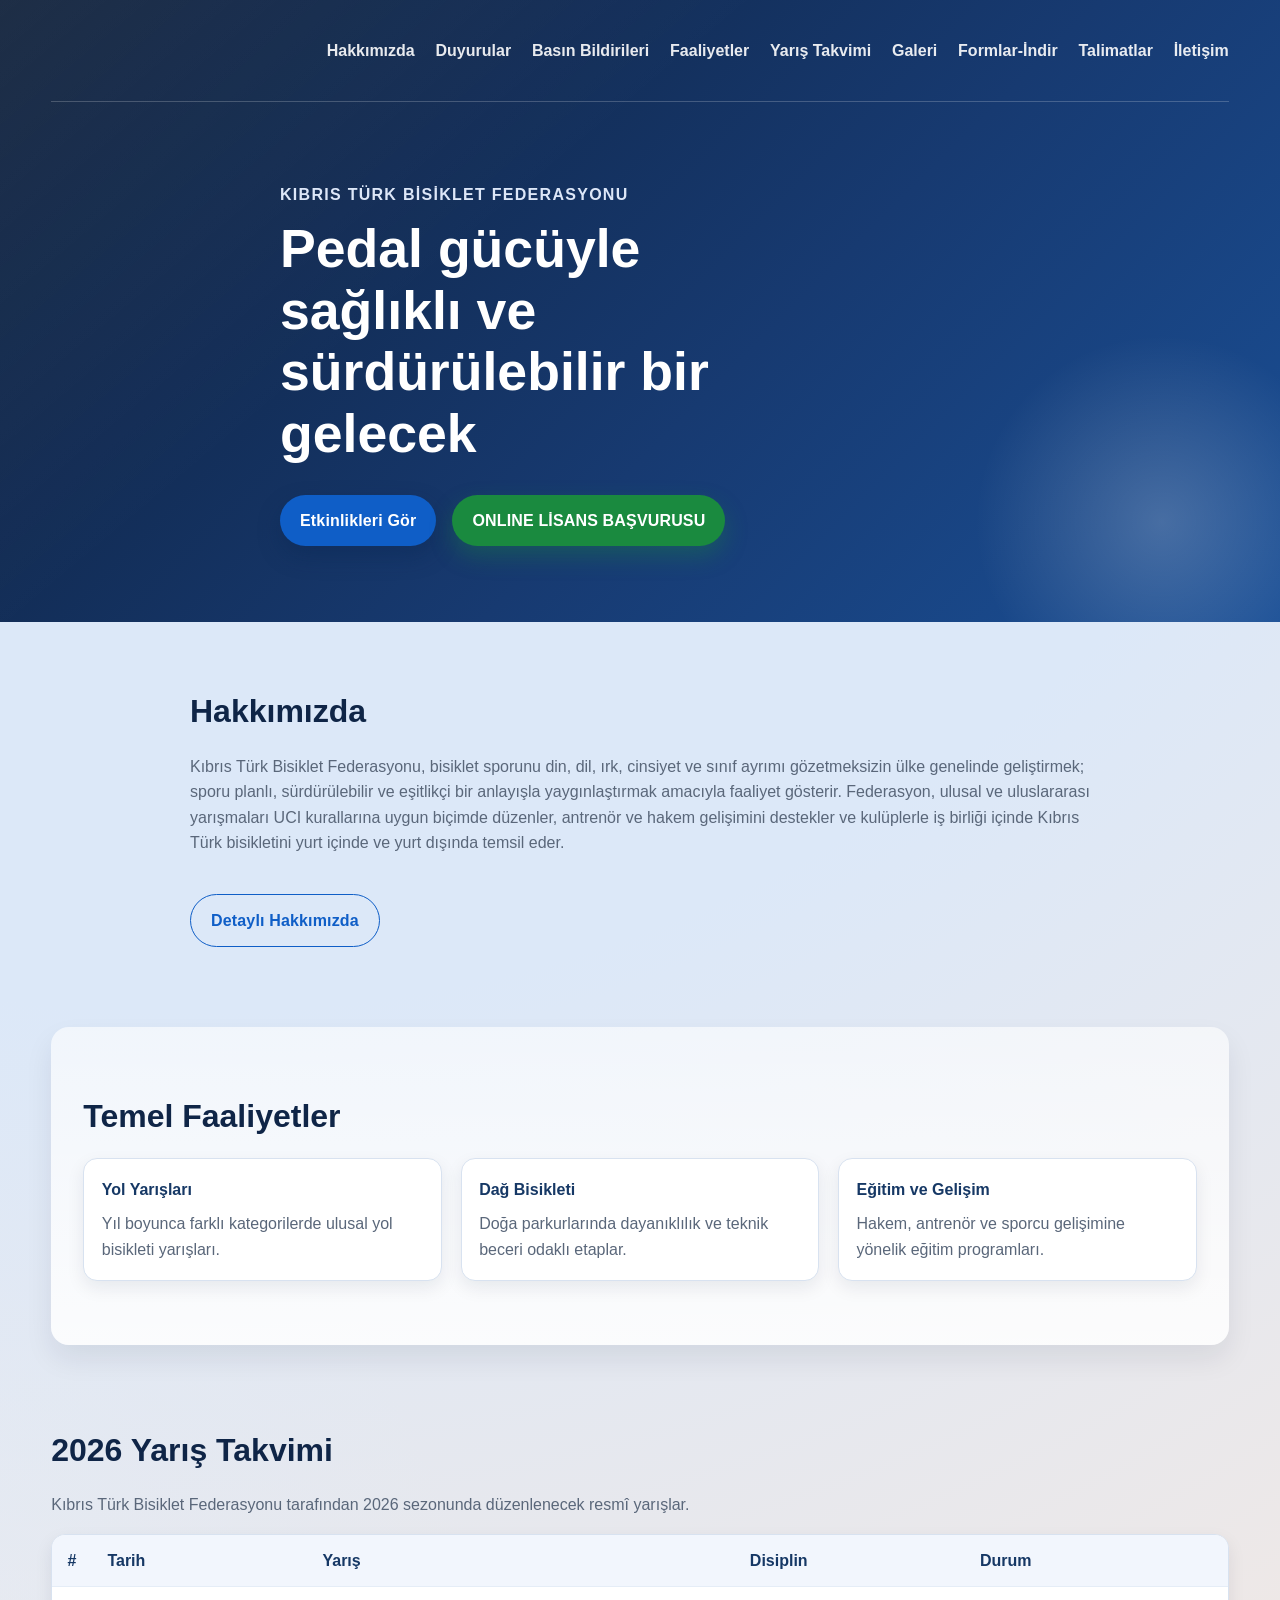
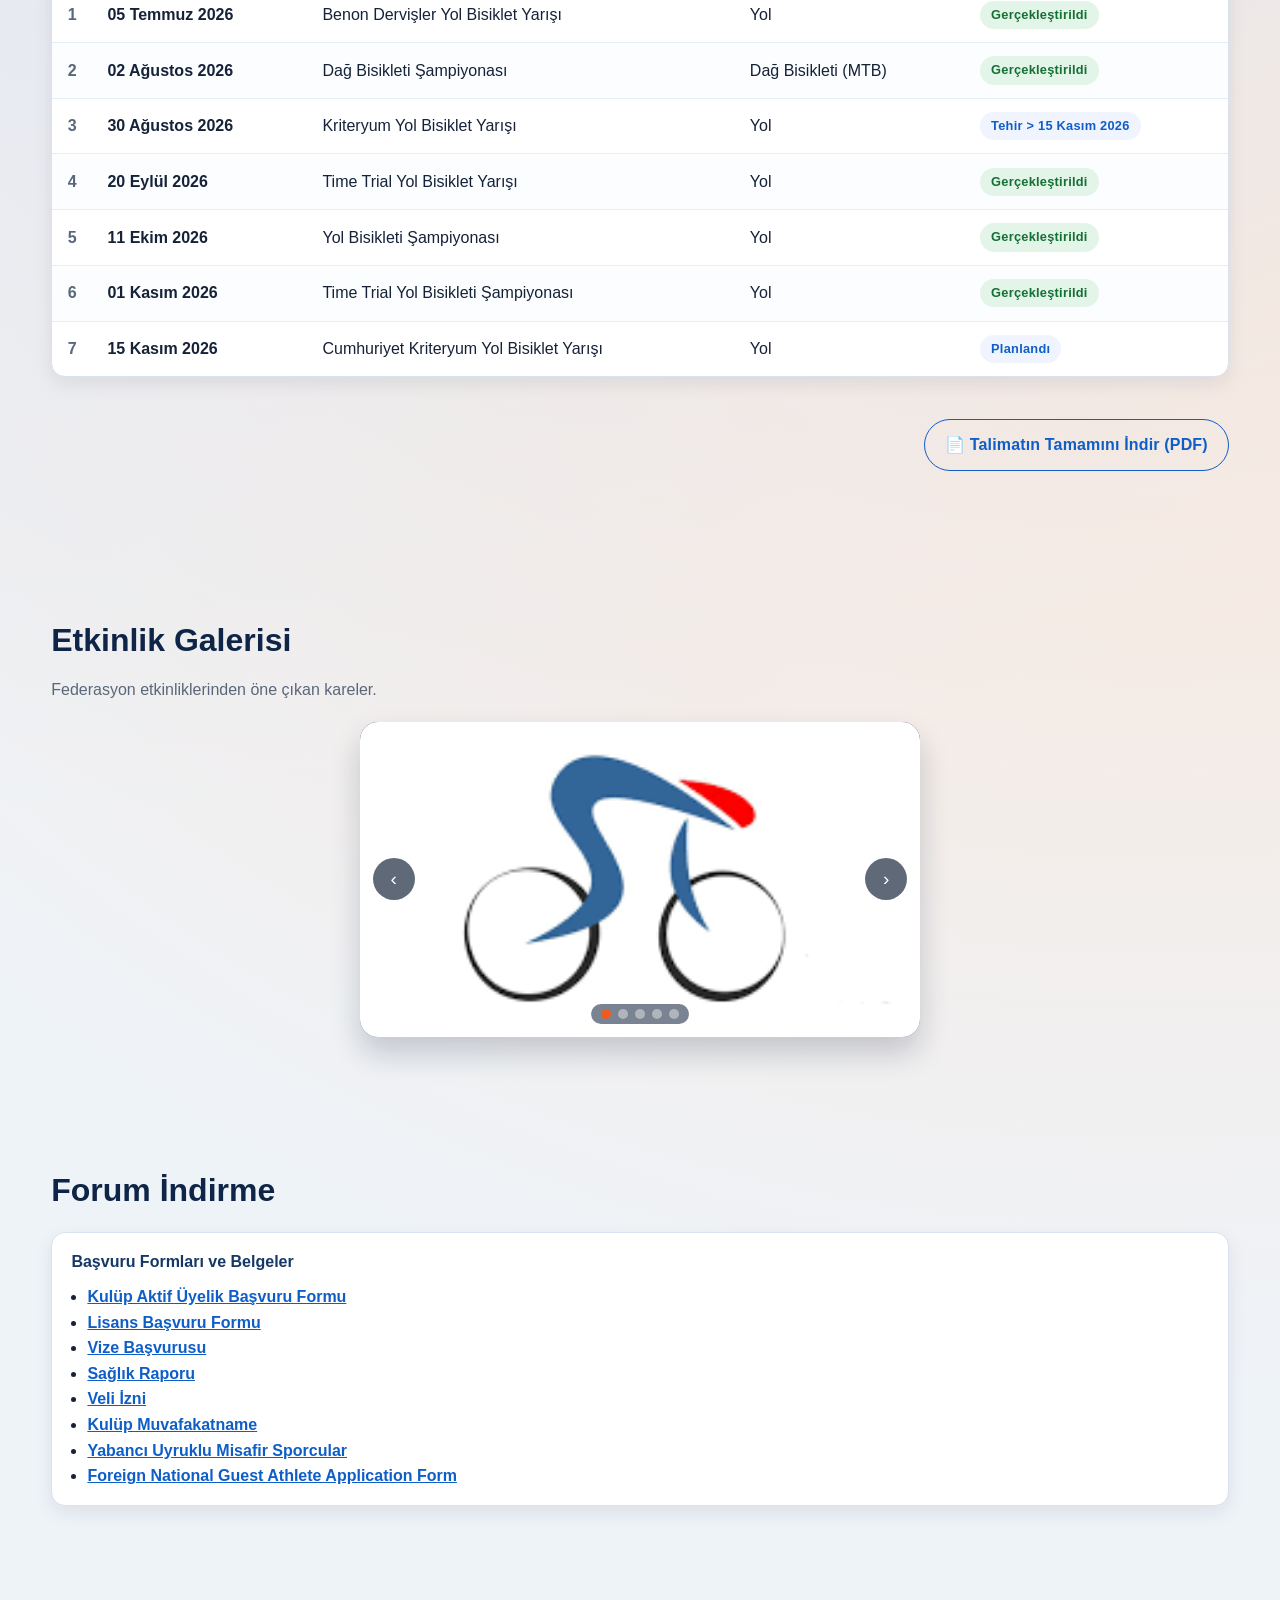
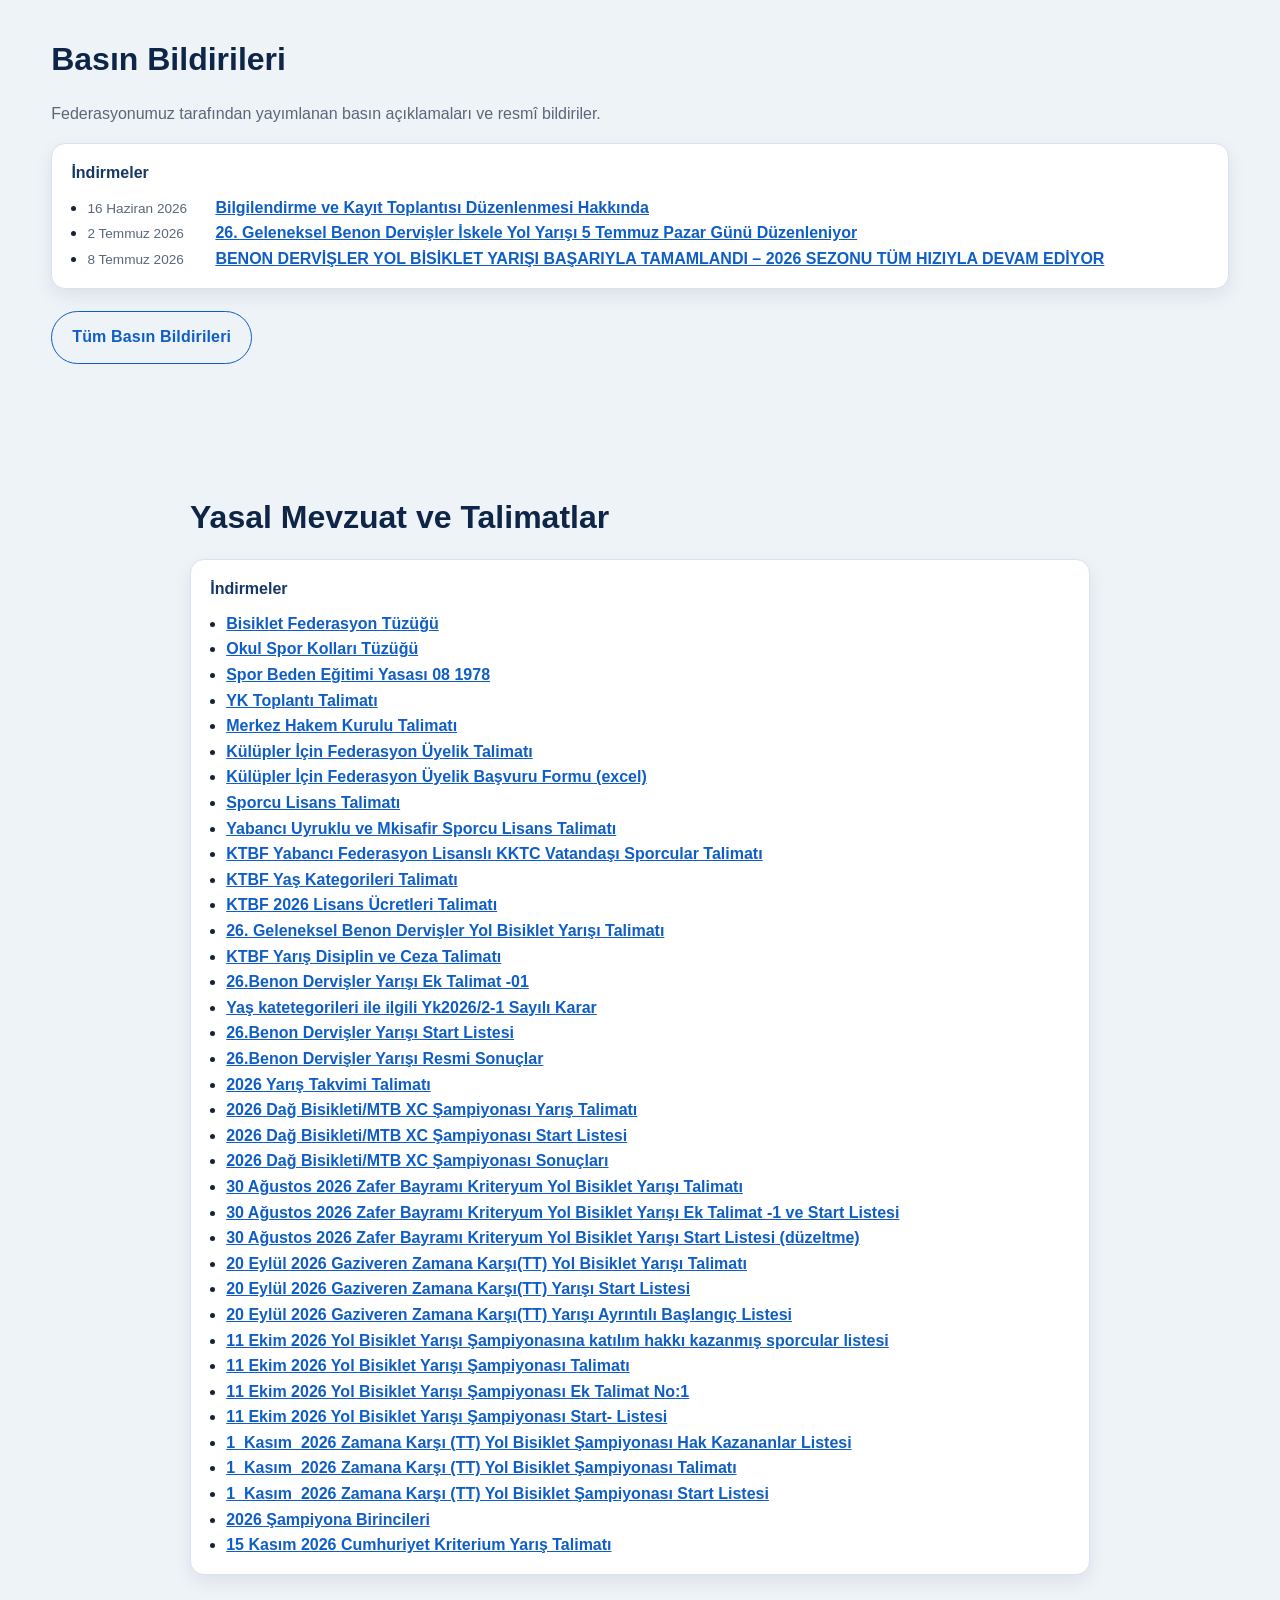
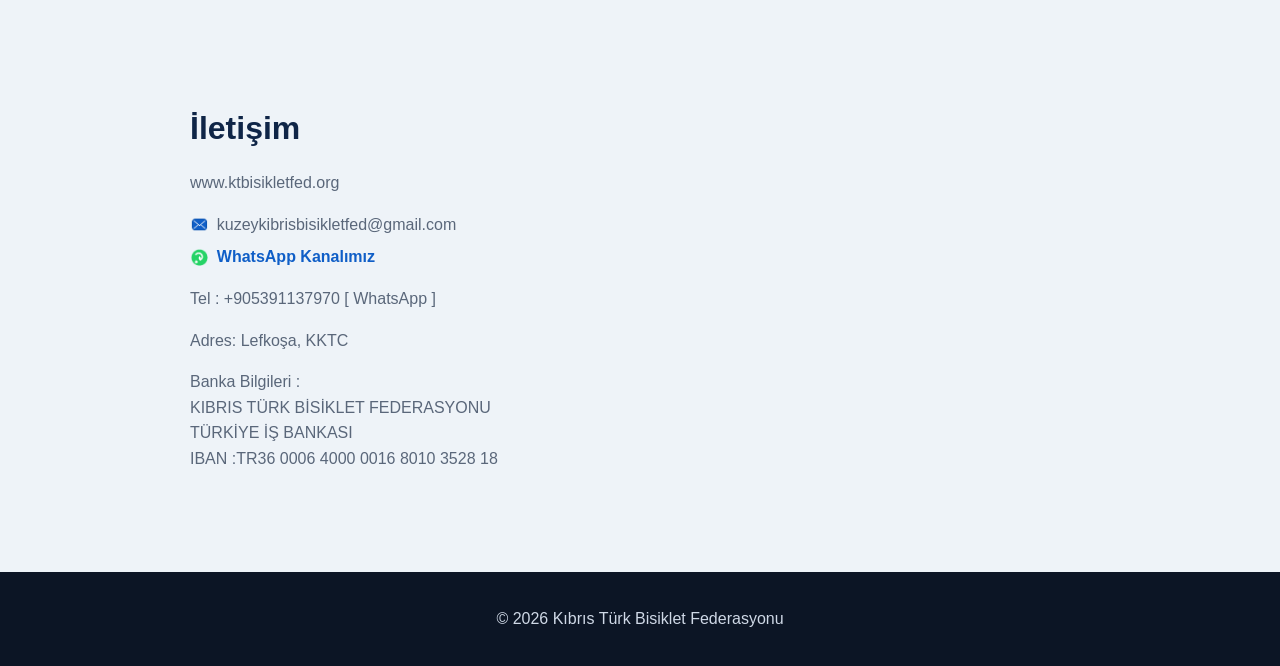
<file: index.html>
<!DOCTYPE html>
<html lang="tr">
  <head>
    <meta charset="UTF-8" />
    <meta name="viewport" content="width=device-width, initial-scale=1.0" />
    <title>Kıbrıs Türk Bisiklet Federasyonu</title>
    <link rel="stylesheet" href="styles.css" />
  </head>
  <body>
    <header class="hero">
      <nav class="container nav">
        <a class="brand" href="#" aria-label="KTBF Ana Sayfa">
          <img src="logo.svg" alt="KTBF logosu" />
        </a>
        <ul>
          <li><a href="./hakkimizda.html">Hakkımızda</a></li>
          <li><a href="./duyurular.html">Duyurular</a></li>
          <li><a href="./basinbildirileri.html">Basın Bildirileri</a></li>
          <li><a href="#faaliyetler">Faaliyetler</a></li>
          <li><a href="#yaristakvimi">Yarış Takvimi</a></li>
          <li><a href="#galeri">Galeri</a></li>
          <li><a href="#formlar">Formlar-İndir</a></li>
          <li><a href="#talimatlar">Talimatlar</a></li>
          <li><a href="#iletisim">İletişim</a></li>
        </ul>
      </nav>
      <section class="container hero-content">
        <p class="tag">Kıbrıs Türk Bisiklet Federasyonu</p>
        <h2>Pedal gücüyle sağlıklı ve sürdürülebilir bir gelecek</h2>
        
        <div class="hero-buttons">
          <a class="btn" href="#faaliyetler">Etkinlikleri Gör</a>
          <a class="btn register-btn" href="https://sporkktc.com/register" target="_blank" rel="noopener noreferrer">ONLINE LİSANS BAŞVURUSU</a>
        </div>
      </section>
    </header>

    <main>
      <section id="hakkimizda" class="container section">
        <h3>Hakkımızda</h3>
        <p>
          Kıbrıs Türk Bisiklet Federasyonu, bisiklet sporunu din, dil, ırk,
          cinsiyet ve sınıf ayrımı gözetmeksizin ülke genelinde geliştirmek;
          sporu planlı, sürdürülebilir ve eşitlikçi bir anlayışla yaygınlaştırmak
          amacıyla faaliyet gösterir. Federasyon, ulusal ve uluslararası
          yarışmaları UCI kurallarına uygun biçimde düzenler, antrenör ve hakem
          gelişimini destekler ve kulüplerle iş birliği içinde Kıbrıs Türk
          bisikletini yurt içinde ve yurt dışında temsil eder.
        </p>
        <a class="btn secondary-btn" href="./hakkimizda.html">Detaylı Hakkımızda</a>
      </section>

      <section id="faaliyetler" class="container section">
        <h3>Temel Faaliyetler</h3>
        <div class="cards">
          <article class="card">
            <h4>Yol Yarışları</h4>
            <p>Yıl boyunca farklı kategorilerde ulusal yol bisikleti yarışları.</p>
          </article>
          <article class="card">
            <h4>Dağ Bisikleti</h4>
            <p>Doğa parkurlarında dayanıklılık ve teknik beceri odaklı etaplar.</p>
          </article>
          <article class="card">
            <h4>Eğitim ve Gelişim</h4>
            <p>Hakem, antrenör ve sporcu gelişimine yönelik eğitim programları.</p>
          </article>
        </div>
      </section>

      <section id="yaristakvimi" class="container section">
        <h3>2026 Yarış Takvimi</h3>
        <p>Kıbrıs Türk Bisiklet Federasyonu tarafından 2026 sezonunda düzenlenecek resmî yarışlar.</p>

        <div class="table-wrap">
          <table class="board-table race-calendar">
            <thead>
              <tr>
                <th>#</th>
                <th>Tarih</th>
                <th>Yarış</th>
                <th>Disiplin</th>
                <th>Durum</th>
              </tr>
            </thead>
            <tbody>
              <tr>
                <td>1</td>
                <td>05 Temmuz 2026</td>
                <td>Benon Dervişler Yol Bisiklet Yarışı</td>
                <td>Yol</td>
                <td><span class="status-badge completed">Gerçekleştirildi</span></td>
              </tr>
              <tr>
                <td>2</td>
                <td>02 Ağustos 2026</td>
                <td>Dağ Bisikleti Şampiyonası</td>
                <td>Dağ Bisikleti (MTB)</td>
                <td><span class="status-badge completed">Gerçekleştirildi</span></td>
              </tr>
              <tr>
                <td>3</td>
                <td>30 Ağustos 2026</td>
                <td>Kriteryum Yol Bisiklet Yarışı</td>
                <td>Yol</td>
                <td><span class="status-badge planned">Tehir > 15 Kasım 2026</span></td>
              </tr>
              <tr>
                <td>4</td>
                <td>20 Eylül 2026</td>
                <td>Time Trial Yol Bisiklet Yarışı</td>
                <td>Yol</td>
                <td><span class="status-badge completed">Gerçekleştirildi</span></td>
              </tr>
              <tr>
                <td>5</td>
                <td>11 Ekim 2026</td>
                <td>Yol Bisikleti Şampiyonası</td>
                <td>Yol</td>
                <td><span class="status-badge completed">Gerçekleştirildi</span></td>
              </tr>
              <tr>
                <td>6</td>
                <td>01 Kasım 2026</td>
                <td>Time Trial Yol Bisikleti Şampiyonası</td>
                <td>Yol</td>
                <td><span class="status-badge completed">Gerçekleştirildi</span></td>
              </tr>
              <tr>
                <td>7</td>
                <td>15 Kasım 2026</td>
                <td>Cumhuriyet Kriteryum Yol Bisiklet Yarışı</td>
                <td>Yol</td>
                <td><span class="status-badge planned">Planlandı</span></td>
              </tr>      
            </tbody>
          </table>
        </div>

        <p class="race-calendar-footer">
          <a class="btn secondary-btn" href="LegalDocuments/2026_yarış_takvimi_talimatı.pdf" target="_blank" rel="noopener noreferrer">
            📄 Talimatın Tamamını İndir (PDF)
          </a>
        </p>
      </section>

      <section id="galeri" class="container section">
        <h3>Etkinlik Galerisi</h3>
        <p>Federasyon etkinliklerinden öne çıkan kareler.</p>

        <div class="slider" data-slider>
          <div class="slides" data-slides>
            <figure class="slide is-active" data-slide>
              <img src="EtkinlikGalerisi/ktbf_logo_2.png" alt="KTBF etkinlik görseli" />
            </figure>
          </div>
          <button class="slider-btn prev" type="button" data-prev aria-label="Önceki görsel">
            ‹
          </button>
          <button class="slider-btn next" type="button" data-next aria-label="Sonraki görsel">
            ›
          </button>
          <div class="slider-dots" data-dots aria-label="Galeri görsel seçim noktaları"></div>
        </div>
        <p id="gallery-status" class="gallery-status" aria-live="polite">Görseller yükleniyor...</p>
      </section>

      <section id="formlar" class="container section">
        <h3>Forum İndirme</h3>
        <div class="downloads">
          <h4>Başvuru Formları ve Belgeler</h4>
          <ul id="forms-list">
            <li class="loading">Yükleniyor…</li>
          </ul>
        </div>
      </section>

      <section id="basinbildirileri" class="container section">
        <h3>Basın Bildirileri</h3>
        <p>Federasyonumuz tarafından yayımlanan basın açıklamaları ve resmî bildiriler.</p>
        <div class="downloads">
          <h4>İndirmeler</h4>
          <ul id="press-list">
            <li class="loading">Yükleniyor…</li>
          </ul>
        </div>
        <a class="btn secondary-btn" href="./basinbildirileri.html">Tüm Basın Bildirileri</a>
      </section>

      <section id="talimatlar" class="container section">
        <h3>Yasal Mevzuat ve Talimatlar</h3>
        <div class="downloads">
          <h4>İndirmeler</h4>
          <ul id="legal-docs-list">
            <li class="loading">Yükleniyor…</li>
          </ul>
        </div>
      </section>

      <section id="iletisim" class="container section">
        <h3>İletişim</h3>
        <p>www.ktbisikletfed.org</p>

        <p class="contact-item">
          <img src="assets/email-icon.png" alt="" class="contact-icon" aria-hidden="true" />
          <span>kuzeykibrisbisikletfed@gmail.com</span>
        </p>

        <p class="contact-item">
          <a
            class="contact-link"
            href="https://whatsapp.com/channel/0029Vb810XY6rsQkoDgejP18"
            target="_blank"
            rel="noopener noreferrer"
            ><img src="assets/whatsapp-icon.png" alt="" class="contact-icon" aria-hidden="true" /><span>WhatsApp Kanalımız</span></a
          >
        </p>
          <p>Tel : +905391137970 [ WhatsApp ] </p>
        <p>Adres: Lefkoşa, KKTC</p>
        <p>Banka Bilgileri : <br>KIBRIS TÜRK BİSİKLET FEDERASYONU<br>TÜRKİYE İŞ BANKASI<br>IBAN :TR36 0006 4000 0016 8010 3528 18</p>        
      </section>
    </main>

    <footer>
      <div class="container">
        <p>© 2026 Kıbrıs Türk Bisiklet Federasyonu</p>
      </div>
    </footer>
    <script src="slider.js"></script>
    <script src="basinbildirileri.js"></script>
  </body>
</html>
</file>
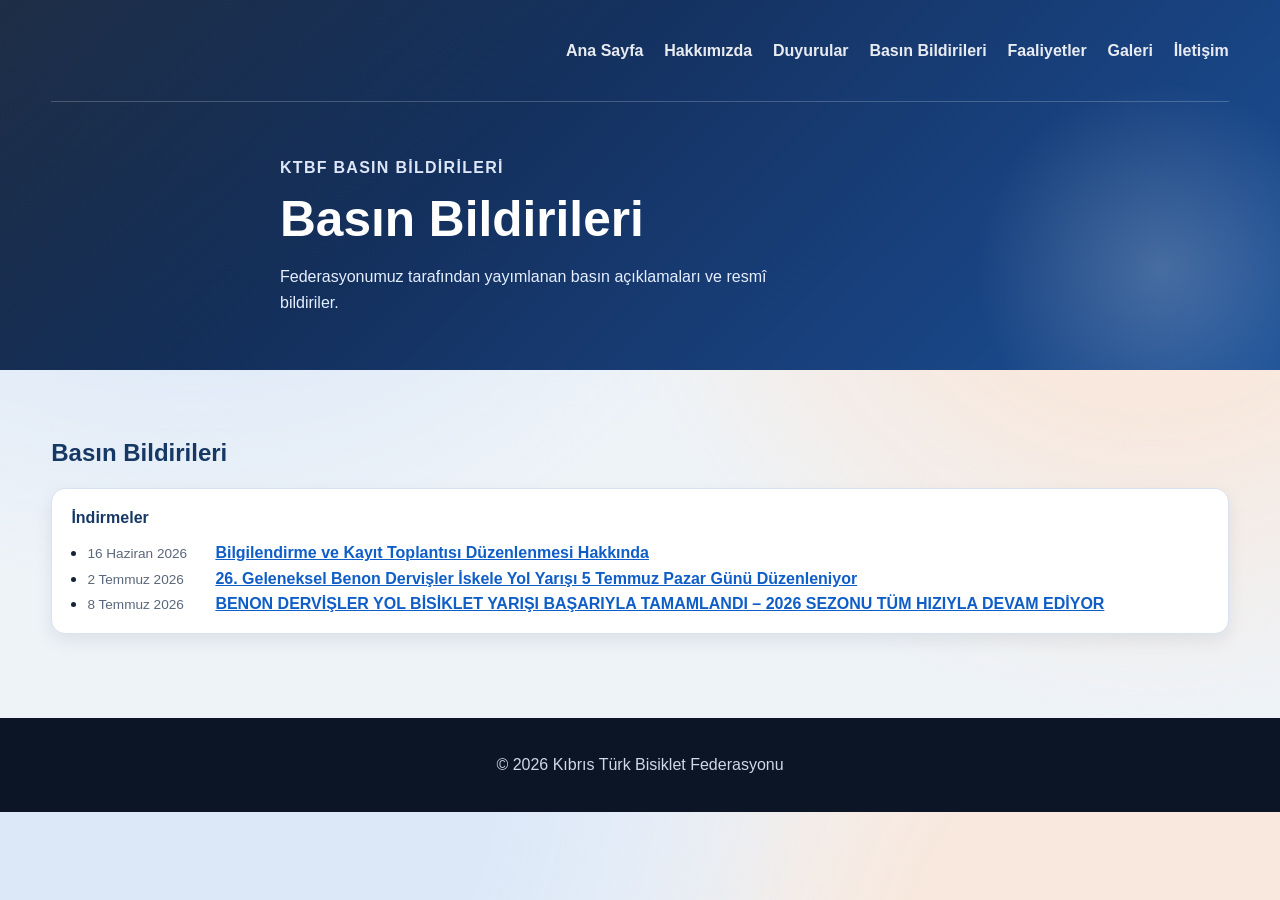
<file: basinbildirileri.html>
<!DOCTYPE html>
<html lang="tr">
  <head>
    <meta charset="UTF-8" />
    <meta name="viewport" content="width=device-width, initial-scale=1.0" />
    <title>Basın Bildirileri | Kıbrıs Türk Bisiklet Federasyonu</title>
    <link rel="stylesheet" href="styles.css" />
  </head>
  <body>
    <header class="hero page-hero">
      <nav class="container nav">
        <a class="brand" href="index.html" aria-label="KTBF Ana Sayfa">
          <img src="logo.svg" alt="KTBF logosu" />
        </a>
        <ul>
          <li><a href="index.html">Ana Sayfa</a></li>
          <li><a href="hakkimizda.html">Hakkımızda</a></li>
          <li><a href="duyurular.html">Duyurular</a></li>
          <li><a href="basinbildirileri.html" aria-current="page">Basın Bildirileri</a></li>
          <li><a href="index.html#faaliyetler">Faaliyetler</a></li>
          <li><a href="index.html#galeri">Galeri</a></li>
          <li><a href="index.html#iletisim">İletişim</a></li>
        </ul>
      </nav>
      <section class="container hero-content page-hero-content">
        <p class="tag">KTBF Basın Bildirileri</p>
        <h1>Basın Bildirileri</h1>
        <p>
          Federasyonumuz tarafından yayımlanan basın açıklamaları ve resmî bildiriler.
        </p>
      </section>
    </header>

    <main>
      <section class="container section">
        <div class="announcements-head">
          <h2>Basın Bildirileri</h2>
          <p id="press-status" class="gallery-status" aria-live="polite">Basın bildirileri yükleniyor...</p>
        </div>
        <div class="downloads">
          <h4>İndirmeler</h4>
          <ul id="press-list"></ul>
        </div>
      </section>
    </main>

    <footer>
      <div class="container">
        <p>© 2026 Kıbrıs Türk Bisiklet Federasyonu</p>
      </div>
    </footer>

    <script src="basinbildirileri.js"></script>
  </body>
</html>
</file>
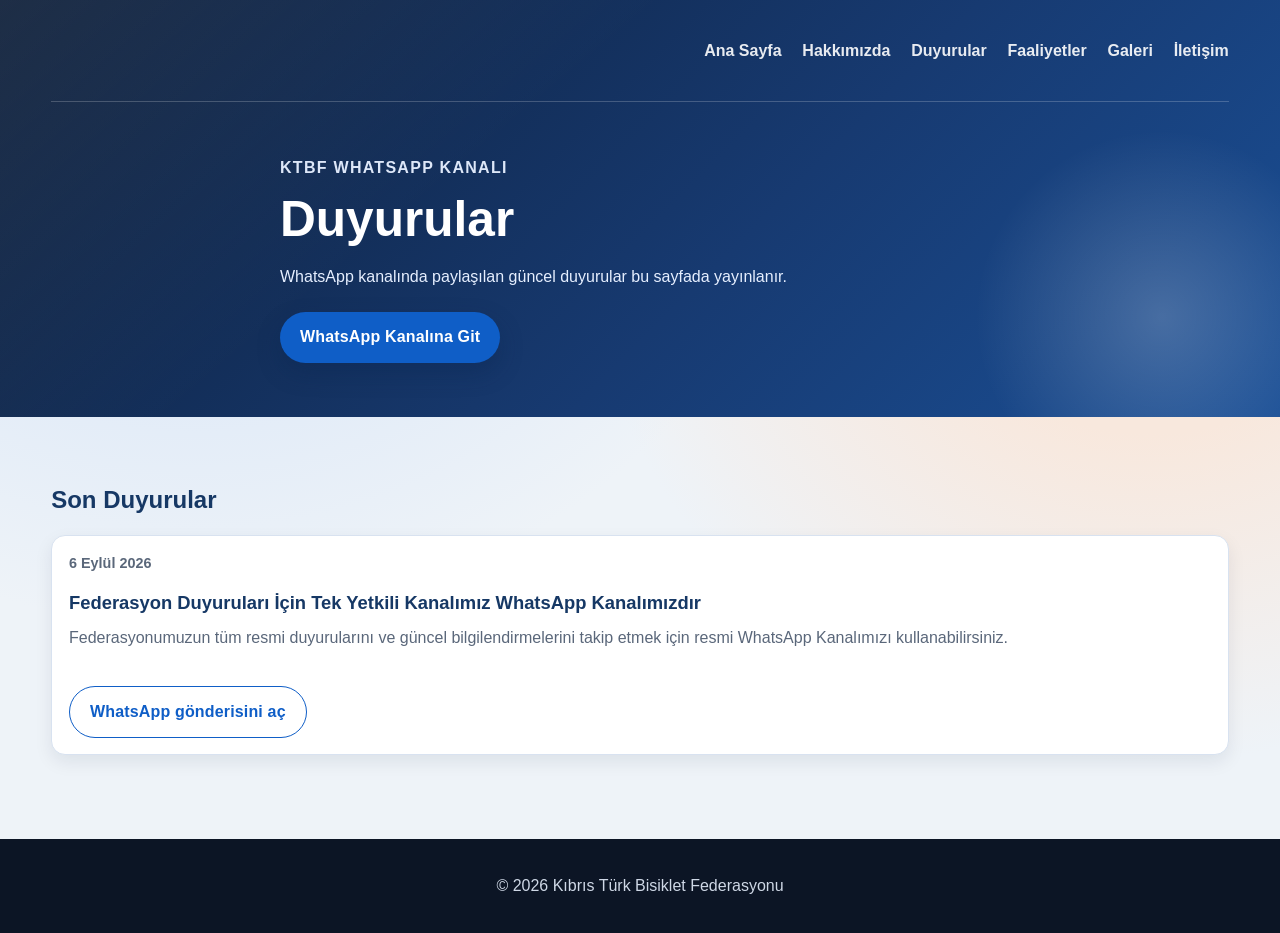
<file: duyurular.html>
<!DOCTYPE html>
<html lang="tr">
  <head>
    <meta charset="UTF-8" />
    <meta name="viewport" content="width=device-width, initial-scale=1.0" />
    <title>Duyurular | Kıbrıs Türk Bisiklet Federasyonu</title>
    <link rel="stylesheet" href="styles.css" />
  </head>
  <body>
    <header class="hero page-hero">
      <nav class="container nav">
        <a class="brand" href="index.html" aria-label="KTBF Ana Sayfa">
          <img src="logo.svg" alt="KTBF logosu" />
        </a>
        <ul>
          <li><a href="index.html">Ana Sayfa</a></li>
          <li><a href="hakkimizda.html">Hakkımızda</a></li>
          <li><a href="duyurular.html" aria-current="page">Duyurular</a></li>
          <li><a href="index.html#faaliyetler">Faaliyetler</a></li>
          <li><a href="index.html#galeri">Galeri</a></li>
          <li><a href="index.html#iletisim">İletişim</a></li>
        </ul>
      </nav>
      <section class="container hero-content page-hero-content">
        <p class="tag">KTBF WhatsApp Kanalı</p>
        <h1>Duyurular</h1>
        <p>
          WhatsApp kanalında paylaşılan güncel duyurular bu sayfada yayınlanır.
        </p>
        <a
          class="btn"
          href="https://whatsapp.com/channel/0029Vb810XY6rsQkoDgejP18"
          target="_blank"
          rel="noopener noreferrer"
          >WhatsApp Kanalına Git</a
        >
      </section>
    </header>

    <main>
      <section class="container section">
        <div class="announcements-head">
          <h2>Son Duyurular</h2>
          <p id="announcements-status" class="gallery-status" aria-live="polite">Duyurular yükleniyor...</p>
        </div>
        <div id="announcements-list" class="announcements-grid"></div>
      </section>
    </main>

    <footer>
      <div class="container">
        <p>© 2026 Kıbrıs Türk Bisiklet Federasyonu</p>
      </div>
    </footer>

    <script src="duyurular.js"></script>
  </body>
</html>
</file>
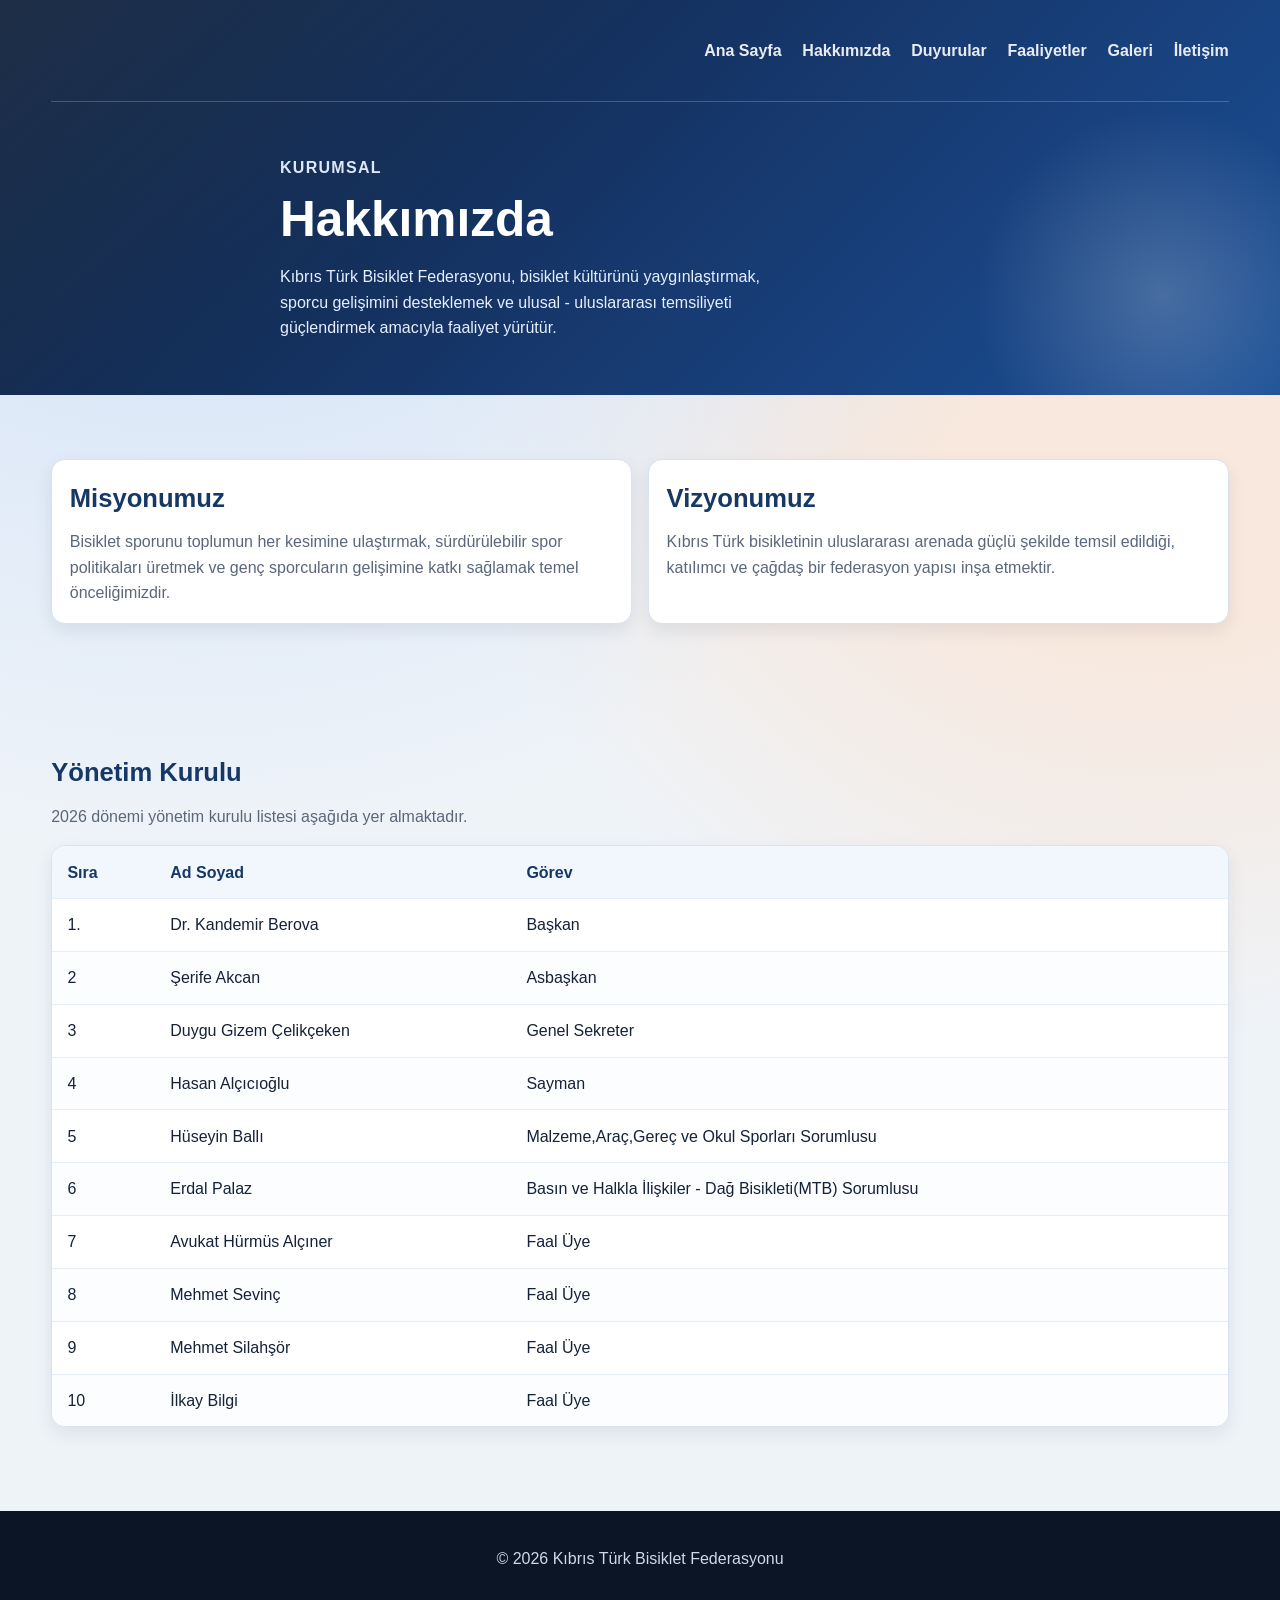
<file: hakkimizda.html>
<!DOCTYPE html>
<html lang="tr">
  <head>
    <meta charset="UTF-8" />
    <meta name="viewport" content="width=device-width, initial-scale=1.0" />
    <title>Hakkımızda | Kıbrıs Türk Bisiklet Federasyonu</title>
    <link rel="stylesheet" href="styles.css" />
  </head>
  <body>
    <header class="hero page-hero">
      <nav class="container nav">
        <a class="brand" href="index.html" aria-label="KTBF Ana Sayfa">
          <img src="logo.svg" alt="KTBF logosu" />
        </a>
        <ul>
          <li><a href="index.html">Ana Sayfa</a></li>
          <li><a href="hakkimizda.html" aria-current="page">Hakkımızda</a></li>
          <li><a href="duyurular.html">Duyurular</a></li>
          <li><a href="index.html#faaliyetler">Faaliyetler</a></li>
          <li><a href="index.html#galeri">Galeri</a></li>
          <li><a href="index.html#iletisim">İletişim</a></li>
        </ul>
      </nav>
      <section class="container hero-content page-hero-content">
        <p class="tag">Kurumsal</p>
        <h1>Hakkımızda</h1>
        <p>
          Kıbrıs Türk Bisiklet Federasyonu, bisiklet kültürünü yaygınlaştırmak,
          sporcu gelişimini desteklemek ve ulusal - uluslararası temsiliyeti
          güçlendirmek amacıyla faaliyet yürütür.
        </p>
      </section>
    </header>

    <main>
      <section class="container section about-layout">
        <article class="about-card">
          <h2>Misyonumuz</h2>
          <p>
            Bisiklet sporunu toplumun her kesimine ulaştırmak, sürdürülebilir
            spor politikaları üretmek ve genç sporcuların gelişimine katkı
            sağlamak temel önceliğimizdir.
          </p>
        </article>

        <article class="about-card">
          <h2>Vizyonumuz</h2>
          <p>
            Kıbrıs Türk bisikletinin uluslararası arenada güçlü şekilde temsil
            edildiği, katılımcı ve çağdaş bir federasyon yapısı inşa etmektir.
          </p>
        </article>
      </section>

      <section class="container section board-section">
        <h2>Yönetim Kurulu</h2>
        <p>2026 dönemi yönetim kurulu listesi aşağıda yer almaktadır.</p>

        <div class="table-wrap" role="region" aria-label="Yönetim kurulu tablosu">
          <table class="board-table">
            <thead>
              <tr>
                <th scope="col">Sıra</th>
                <th scope="col">Ad Soyad</th>
                <th scope="col">Görev</th>
              </tr>
            </thead>
            <tbody>
              <tr>
                <td>1.</td>
                <td>Dr. Kandemir Berova</td>
                <td>Başkan</td>
              </tr>
              <tr>
                <td>2</td>
                <td>Şerife Akcan</td>
                <td>Asbaşkan</td>
              </tr>
              <tr>
                <td>3</td>
                <td>Duygu Gizem Çelikçeken</td>
                <td>Genel Sekreter</td>
              </tr>
              <tr>
                <td>4</td>
                <td>Hasan Alçıcıoğlu</td>
                <td>Sayman</td>
              </tr>
              <tr>
                <td>5</td>
                <td>Hüseyin Ballı</td>
                <td>Malzeme,Araç,Gereç ve Okul Sporları Sorumlusu</td>
              </tr>
              <tr>
                <td>6</td>
                <td>Erdal Palaz</td>
                <td>Basın ve Halkla İlişkiler - Dağ Bisikleti(MTB) Sorumlusu</td></tr>
                <tr>
                <td>7</td>
                <td>Avukat Hürmüs Alçıner</td>
                <td>Faal Üye</td>

                <tr>
                <td>8</td>
                <td>Mehmet Sevinç</td>
                <td>Faal Üye</td>
              </tr>
                <tr>
                <td>9</td>
                <td>Mehmet Silahşör</td>
                <td>Faal Üye</td>
                <tr>
                <td>10</td>
                <td>İlkay Bilgi</td>
                <td>Faal Üye</td>
              </tr>
              </tr>
            </tbody>
          </table>
        </div>
      </section>
    </main>

    <footer>
      <div class="container">
        <p>© 2026 Kıbrıs Türk Bisiklet Federasyonu</p>
      </div>
    </footer>
  </body>
</html>
</file>
<file: styles.css>
:root {
  --bg: #eef3f8;
  --surface: #ffffff;
  --text: #152238;
  --muted: #5a677a;
  --primary: #0f5ec7;
  --primary-hover: #0b53b0;
  --accent: #ef5a21;
  --dark: #0d1e38;
  --card: #ffffff;
  --ring: rgba(15, 94, 199, 0.22);
}

* {
  box-sizing: border-box;
}

html {
  scroll-behavior: smooth;
}

body {
  margin: 0;
  font-family: "Trebuchet MS", "Segoe UI", sans-serif;
  color: var(--text);
  background:
    radial-gradient(circle at 15% -5%, #dce8f8 0 22%, transparent 46%),
    radial-gradient(circle at 90% 20%, #f8e8dd 0 18%, transparent 42%),
    var(--bg);
  line-height: 1.6;
}

.container {
  width: min(1180px, 92%);
  margin: 0 auto;
}

.hero {
  background:
    linear-gradient(140deg, rgba(255, 255, 255, 0.07), transparent 38%),
    linear-gradient(135deg, var(--dark), #173a71 58%, #1a4f96);
  color: #fff;
  padding-bottom: 3.8rem;
  position: relative;
  overflow: hidden;
}

.hero::after {
  content: "";
  position: absolute;
  inset: auto -8% -120px auto;
  width: 440px;
  height: 440px;
  background: radial-gradient(circle, rgba(255, 255, 255, 0.2), transparent 60%);
  pointer-events: none;
}

.nav {
  display: flex;
  justify-content: space-between;
  align-items: center;
  padding: 1.1rem 0;
  border-bottom: 1px solid rgba(255, 255, 255, 0.2);
  position: relative;
  z-index: 2;
}

.brand {
  display: inline-flex;
  align-items: center;
}

.brand img {
  height: 66px;
  width: auto;
  display: block;
  filter: drop-shadow(0 8px 14px rgba(0, 0, 0, 0.15));
}

.nav ul {
  display: flex;
  list-style: none;
  gap: 1.3rem;
  margin: 0;
  padding: 0;
}

.nav a {
  color: #fff;
  text-decoration: none;
  font-weight: 600;
  opacity: 0.9;
  transition: opacity 0.2s ease;
}

.nav a:hover,
.nav a:focus-visible {
  opacity: 1;
}

.hero-content {
  padding: 4rem 0 1rem;
  max-width: 720px;
  position: relative;
  z-index: 1;
}

.tag {
  opacity: 0.96;
  font-weight: 700;
  text-transform: uppercase;
  letter-spacing: 0.08em;
  color: #dbe9ff;
  margin: 0;
}

.hero-content h2 {
  margin: 0.65rem 0 0;
  max-width: 16ch;
  font-size: clamp(2rem, 4.8vw, 3.35rem);
  line-height: 1.15;
}

.hero-content p {
  margin: 1rem 0 0;
  color: #e6efff;
  max-width: 58ch;
}

.btn {
  display: inline-block;
  margin-top: 1.4rem;
  background: var(--primary);
  color: #fff;
  padding: 0.78rem 1.25rem;
  border-radius: 999px;
  text-decoration: none;
  font-weight: 700;
  letter-spacing: 0.01em;
  box-shadow: 0 10px 22px rgba(10, 36, 79, 0.35);
  transition: transform 0.2s ease, box-shadow 0.2s ease, background-color 0.2s ease;
}

.btn:hover,
.btn:focus-visible {
  background: #0b53b0;
  transform: translateY(-2px);
  box-shadow: 0 14px 26px rgba(10, 36, 79, 0.38);
}

.secondary-btn {
  background: transparent;
  color: var(--primary);
  border: 1px solid var(--primary);
  box-shadow: none;
}

.secondary-btn:hover,
.secondary-btn:focus-visible {
  background: rgba(15, 94, 199, 0.08);
  color: #0b53b0;
  box-shadow: none;
}

.hero-buttons {
  display: flex;
  flex-wrap: wrap;
  gap: 1rem;
  margin-top: 0.5rem;
}

.register-btn {
  background: #1a8a3f;
  box-shadow: 0 10px 22px rgba(26, 138, 63, 0.35);
}

.register-btn:hover,
.register-btn:focus-visible {
  background: #147033 !important;
  box-shadow: 0 14px 26px rgba(26, 138, 63, 0.4) !important;
}

.section {
  padding: clamp(2.2rem, 6vw, 4rem) 0;
}

.section h3 {
  margin: 0;
  font-size: clamp(1.45rem, 3vw, 2rem);
  color: #0f2547;
}

.section p {
  color: var(--muted);
}

#hakkimizda,
#iletisim {
  max-width: 900px;
}

#iletisim .contact-item {
  display: flex;
  align-items: center;
  gap: 0.55rem;
  margin: 0.45rem 0;
}

#iletisim .contact-link {
  display: inline-flex;
  align-items: center;
  gap: 0.55rem;
  text-decoration: none;
}

#iletisim .contact-icon {
  width: 18px;
  height: 18px;
  flex: 0 0 18px;
}

#iletisim a {
  color: var(--primary);
  font-weight: 600;
}

#iletisim a:hover,
#iletisim a:focus-visible {
  color: var(--primary-hover);
}

#talimatlar {
  max-width: 900px;
}

.downloads {
  margin-top: 1rem;
  padding: 1rem 1.2rem;
  border: 1px solid #d8e2f0;
  border-radius: 14px;
  background: var(--surface);
  box-shadow: 0 7px 18px rgba(9, 26, 49, 0.08);
}

.downloads h4 {
  margin: 0 0 0.6rem;
  color: #163865;
}

.downloads ul {
  margin: 0;
  padding-left: 1rem;
}

.downloads a {
  color: var(--primary);
  font-weight: 600;
}

.downloads a:hover,
.downloads a:focus-visible {
  color: #0b53b0;
}

.downloads .loading {
  color: var(--muted);
  font-style: italic;
  list-style: none;
}

.downloads li .press-date {
  display: inline-block;
  min-width: 8rem;
  color: var(--muted);
  font-size: 0.85rem;
}

#galeri p {
  margin: 0.65rem 0 1.2rem;
}

.slider {
  position: relative;
  border-radius: 18px;
  overflow: hidden;
  background: linear-gradient(180deg, #0f2546, #1b4a88);
  box-shadow: 0 16px 30px rgba(13, 30, 56, 0.2);
  max-width: 640px;
  margin-left: auto;
  margin-right: auto;
}

.slides {
  display: flex;
  transition: transform 0.45s ease;
  will-change: transform;
}

.slide {
  min-width: 100%;
  margin: 0;
  aspect-ratio: 16 / 9;
}

.slide img {
  width: 100%;
  height: 100%;
  object-fit: cover;
  display: block;
}

.slider-btn {
  position: absolute;
  top: 50%;
  transform: translateY(-50%);
  border: 0;
  width: 42px;
  height: 42px;
  border-radius: 50%;
  background: rgba(12, 25, 49, 0.65);
  color: #fff;
  font-size: 1.2rem;
  cursor: pointer;
  transition: background-color 0.2s ease, transform 0.2s ease;
}

.slider-btn:hover,
.slider-btn:focus-visible {
  background: rgba(12, 25, 49, 0.88);
  transform: translateY(-50%) scale(1.05);
}

.slider-btn.prev {
  left: 0.8rem;
}

.slider-btn.next {
  right: 0.8rem;
}

.slider-dots {
  position: absolute;
  left: 50%;
  bottom: 0.8rem;
  transform: translateX(-50%);
  display: flex;
  align-items: center;
  gap: 0.45rem;
  padding: 0.3rem 0.6rem;
  border-radius: 999px;
  background: rgba(13, 30, 56, 0.55);
}

.slider-dots button {
  width: 10px;
  height: 10px;
  border-radius: 50%;
  border: 0;
  background: rgba(255, 255, 255, 0.4);
  cursor: pointer;
  padding: 0;
}

.slider-dots button.is-active {
  background: var(--accent);
}

.gallery-status {
  margin-top: 0.8rem;
  text-align: center;
  color: var(--muted);
  font-style: italic;
}

.gallery-status.is-hidden {
  display: none;
}

#faaliyetler {
  background: linear-gradient(180deg, rgba(255, 255, 255, 0.6), rgba(255, 255, 255, 0.86));
  border-radius: 18px;
  margin-top: 1rem;
  margin-bottom: 1rem;
  padding-left: clamp(1rem, 3vw, 2rem);
  padding-right: clamp(1rem, 3vw, 2rem);
  box-shadow: 0 14px 28px rgba(13, 30, 56, 0.08);
}

.cards {
  display: grid;
  grid-template-columns: repeat(auto-fit, minmax(220px, 1fr));
  gap: 1.15rem;
  margin-top: 1rem;
}

.card {
  background: var(--card);
  padding: 1.1rem;
  border-radius: 14px;
  border: 1px solid #d8e2f0;
  box-shadow: 0 7px 18px rgba(9, 26, 49, 0.08);
  transition: transform 0.22s ease, box-shadow 0.22s ease, border-color 0.22s ease;
}

.card h4 {
  margin: 0;
  color: #163865;
}

.card p {
  margin: 0.55rem 0 0;
}

.card:hover {
  transform: translateY(-4px);
  border-color: var(--ring);
  box-shadow: 0 14px 24px rgba(9, 26, 49, 0.14);
}

.page-hero {
  padding-bottom: 2.4rem;
}

.page-hero-content {
  padding-top: 2.3rem;
}

.page-hero-content h1 {
  margin: 0.65rem 0 0;
  font-size: clamp(2rem, 4.8vw, 3.1rem);
  line-height: 1.15;
}

.about-layout {
  display: grid;
  grid-template-columns: repeat(auto-fit, minmax(260px, 1fr));
  gap: 1rem;
}

.about-card {
  background: var(--surface);
  border: 1px solid #d8e2f0;
  border-radius: 14px;
  padding: 1.1rem;
  box-shadow: 0 7px 18px rgba(9, 26, 49, 0.08);
}

.about-card h2,
.board-section h2 {
  margin: 0;
  color: #163865;
  font-size: clamp(1.25rem, 2.5vw, 1.6rem);
}

.about-card p {
  margin: 0.65rem 0 0;
}

.board-section p {
  margin: 0.65rem 0 1rem;
}

.table-wrap {
  overflow-x: auto;
  border-radius: 14px;
  border: 1px solid #d8e2f0;
  background: var(--surface);
  box-shadow: 0 7px 18px rgba(9, 26, 49, 0.08);
}

.board-table {
  width: 100%;
  border-collapse: collapse;
  min-width: 520px;
}

.board-table th,
.board-table td {
  text-align: left;
  padding: 0.82rem 0.95rem;
  border-bottom: 1px solid #e5edf7;
}

.board-table thead th {
  background: #f2f6fd;
  color: #163865;
  font-weight: 700;
}

.board-table tbody tr:nth-child(even) {
  background: #fbfdff;
}

.board-table tbody tr:hover {
  background: #f5f9ff;
}

.board-table tbody tr:last-child td {
  border-bottom: 0;
}

/* Race Calendar */
.race-calendar td:first-child {
  width: 2.5rem;
  text-align: center;
  font-weight: 700;
  color: var(--muted);
}

.race-calendar td:nth-child(2) {
  white-space: nowrap;
  font-weight: 600;
}

.status-badge {
  display: inline-block;
  padding: 0.25rem 0.7rem;
  border-radius: 999px;
  font-size: 0.8rem;
  font-weight: 700;
  letter-spacing: 0.02em;
}

.status-badge.completed {
  background: #e3f5e8;
  color: #147033;
}

.status-badge.planned {
  background: #f0f4fe;
  color: #0f5ec7;
}

.race-calendar-footer {
  margin-top: 1.2rem;
  text-align: right;
}

.announcements-head h2 {
  margin: 0;
  color: #163865;
}

.announcements-head p {
  margin: 0.55rem 0 0;
}

.announcements-grid {
  margin-top: 1rem;
  display: grid;
  grid-template-columns: repeat(auto-fit, minmax(260px, 1fr));
  gap: 1rem;
}

.announcement-card {
  background: var(--surface);
  border: 1px solid #d8e2f0;
  border-radius: 14px;
  padding: 1rem 1.05rem;
  box-shadow: 0 7px 18px rgba(9, 26, 49, 0.08);
}

.announcement-card h3 {
  margin: 0.3rem 0 0.45rem;
  color: #163865;
  font-size: 1.15rem;
}

.announcement-card p {
  margin: 0 0 0.8rem;
  color: var(--muted);
}

.announcement-date {
  margin: 0;
  color: #0f5ec7;
  font-weight: 700;
  font-size: 0.9rem;
}

footer {
  background: #0c1525;
  color: #cfd8e6;
  text-align: center;
  padding: 1.15rem 0;
  margin-top: 1.25rem;
}

@media (max-width: 860px) {
  .nav {
    flex-direction: column;
    align-items: flex-start;
    gap: 0.7rem;
  }

  .nav ul {
    width: 100%;
    flex-wrap: wrap;
    gap: 0.9rem 1.1rem;
  }

  .brand img {
    height: 58px;
  }

  .hero-content {
    padding-top: 2.8rem;
  }

  .hero-content h2 {
    max-width: 100%;
  }
}

@media (min-width: 861px) {
  .slider {
    max-width: 560px;
  }
}

@media (max-width: 520px) {
  .container {
    width: min(1180px, 94%);
  }

  .slider-btn {
    width: 36px;
    height: 36px;
    font-size: 1rem;
  }

  .btn {
    width: 100%;
    text-align: center;
  }

  .board-table {
    min-width: 460px;
  }
}
</file>
